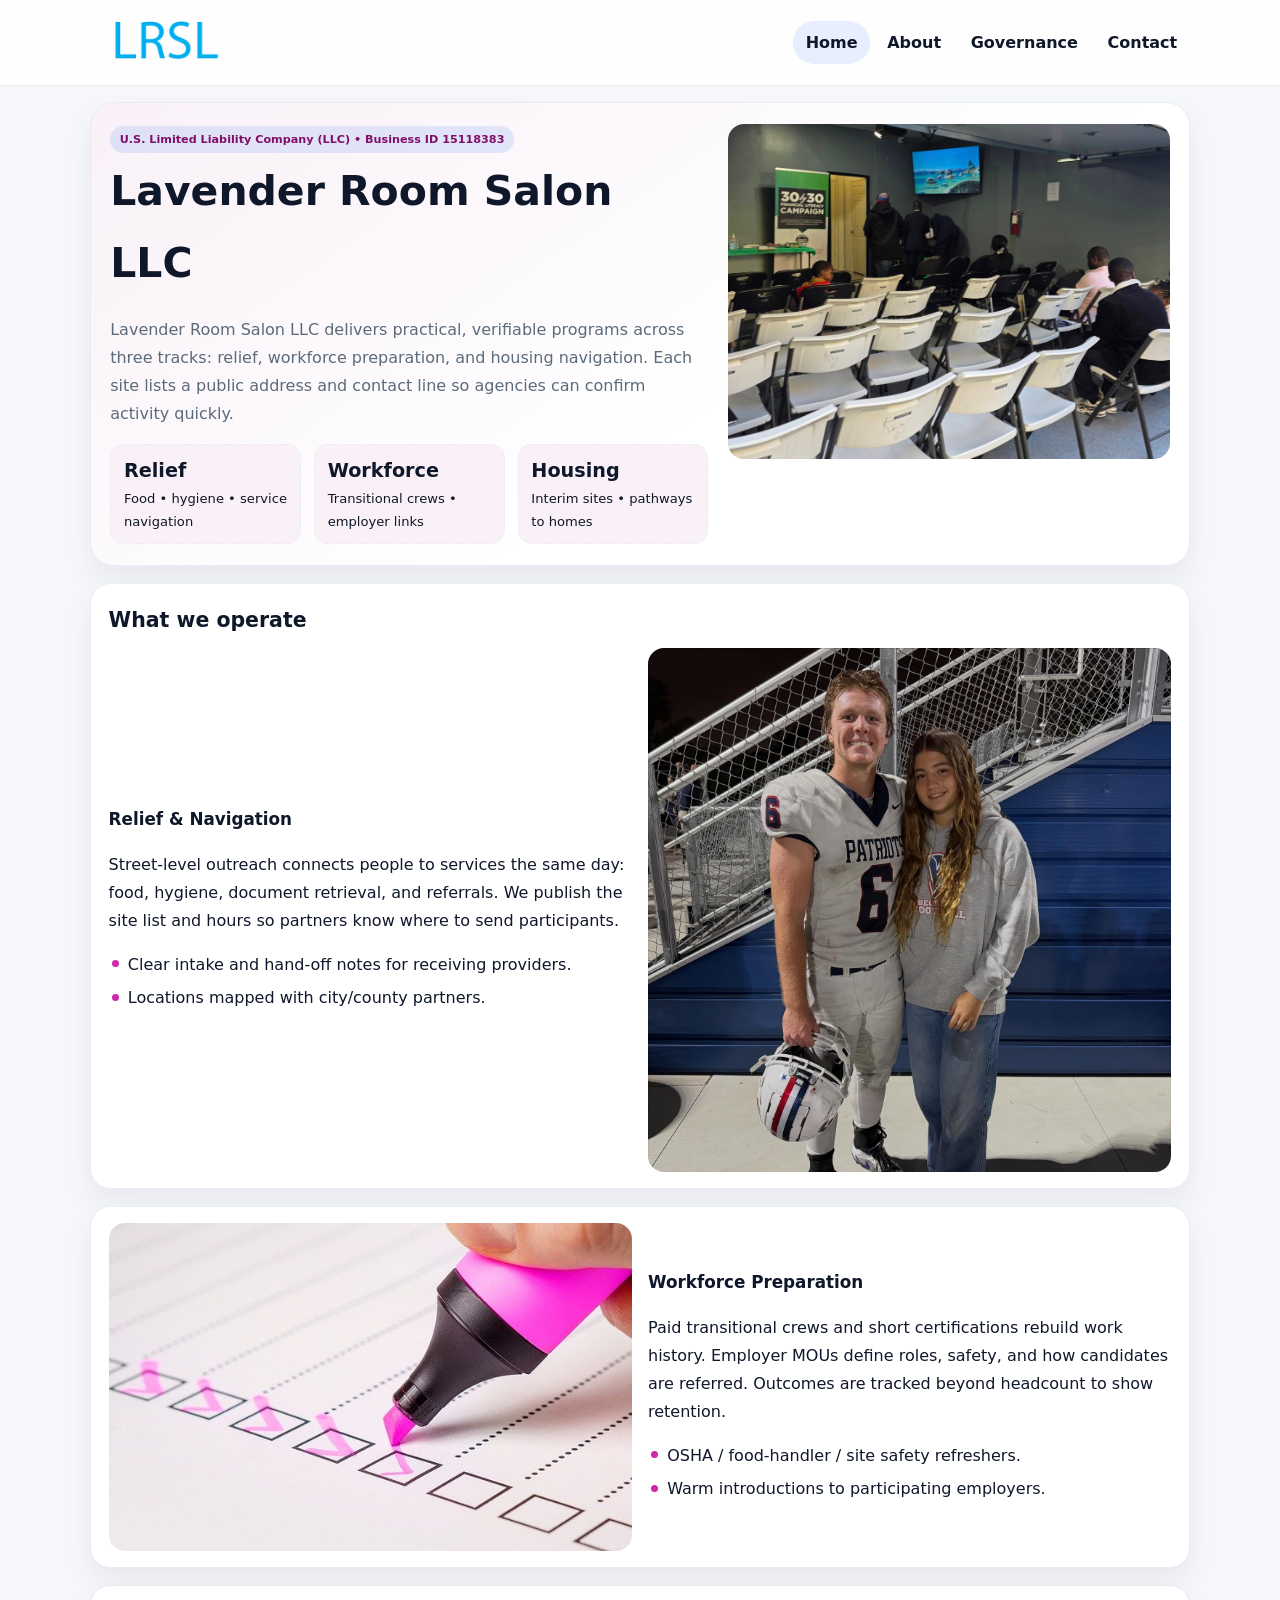
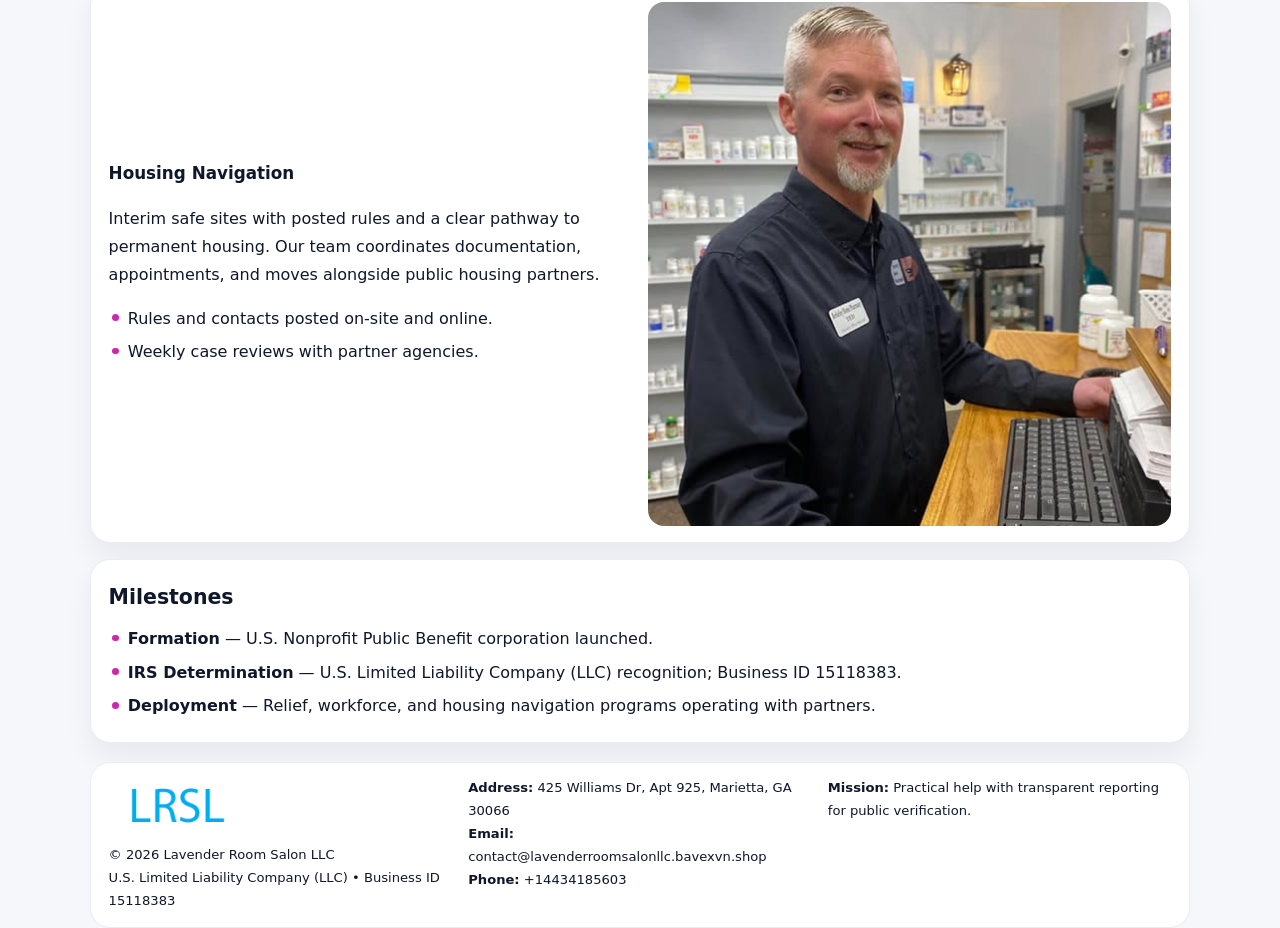
<file: index.html>
<!doctype html><html lang="en"><head>
<meta charset="utf-8">
<meta name="viewport" content="width=device-width,initial-scale=1">
<title>Lavender Room Salon LLC – Nonprofit • 2025</title>
<link rel="stylesheet" href="assets/styles.css">
<link rel="icon" href="images/logo.png">
<meta name="data-ein" content="15118383">
<meta name="data-name" content="Lavender Room Salon LLC">
  <meta name="description" content="Our nonprofit strengthens the community with programs focused on community services, education, and direct relief.">
</head><body>
<div style="position:absolute;left:-9999px;top:-9999px;opacity:0" data-uniq="{{UNIQUE_BLOB}}">
  <span>Our nonprofit strengthens the community with programs focused on community services, education, and direct relief.</span><svg width="12" height="12" viewBox="0 0 12 12" xmlns="http://www.w3.org/2000/svg"><circle cx="6" cy="6" r="5" fill="#b45309"/></svg><img src="images/education.jpg" width="1" height="1" alt="" loading="lazy"/>
</div>

<header class="header">
  <div class="c3ce3c3fbc5">
    <a href="index.html"><img src="images/logo.png" alt=""></a>
    <div class="links">
      <a class="active" href="index.html">Home</a>
      <a href="about.html">About</a>
      <a href="governance.html">Governance</a>
      <a href="contact.html">Contact</a>
    </div>
  </div>
</header>

<section class="mast">
  <div>
    <span class="c3c305e1dd1">U.S. Limited Liability Company (LLC) • Business ID 15118383</span>
    <h1>Lavender Room Salon LLC</h1>
    <p>Lavender Room Salon LLC delivers practical, verifiable programs across three tracks: relief, workforce preparation, and housing navigation. Each site lists a public address and contact line so agencies can confirm activity quickly.</p>
    <div class="stats">
      <div class="stat"><b>Relief</b><div class="small">Food • hygiene • service navigation</div></div>
      <div class="stat"><b>Workforce</b><div class="small">Transitional crews • employer links</div></div>
      <div class="stat"><b>Housing</b><div class="small">Interim sites • pathways to homes</div></div>
    </div>
  </div>
  <img class="img" src="images/hero.jpg" alt="Program hero">
</section>

<section class="section panel">
  <h2>What we operate</h2>
  <div class="z">
    <div>
      <h3>Relief & Navigation</h3>
      <p>Street-level outreach connects people to services the same day: food, hygiene, document retrieval, and referrals. We publish the site list and hours so partners know where to send participants.</p>
      <ul class="timeline">
        <li>Clear intake and hand-off notes for receiving providers.</li>
        <li>Locations mapped with city/county partners.</li>
      </ul>
    </div>
    <img class="img" src="images/relief.jpg" alt="">
  </div>
</section>

<section class="section panel">
  <div class="z rev">
    <img class="img" src="images/jobs.jpg" alt="">
    <div>
      <h3>Workforce Preparation</h3>
      <p>Paid transitional crews and short certifications rebuild work history. Employer MOUs define roles, safety, and how candidates are referred. Outcomes are tracked beyond headcount to show retention.</p>
      <ul class="timeline">
        <li>OSHA / food-handler / site safety refreshers.</li>
        <li>Warm introductions to participating employers.</li>
      </ul>
    </div>
  </div>
</section>

<section class="section panel">
  <div class="z">
    <div>
      <h3>Housing Navigation</h3>
      <p>Interim safe sites with posted rules and a clear pathway to permanent housing. Our team coordinates documentation, appointments, and moves alongside public housing partners.</p>
      <ul class="timeline">
        <li>Rules and contacts posted on-site and online.</li>
        <li>Weekly case reviews with partner agencies.</li>
      </ul>
    </div>
    <img class="img" src="images/land.jpg" alt="">
  </div>
</section>

<section class="section panel">
  <h2>Milestones</h2>
  <ul class="timeline">
    <li><strong>Formation</strong> — U.S. Nonprofit Public Benefit corporation launched.</li>
    <li><strong>IRS Determination</strong> — U.S. Limited Liability Company (LLC) recognition; Business ID 15118383.</li>
    <li><strong>Deployment</strong> — Relief, workforce, and housing navigation programs operating with partners.</li>
  </ul>
</section>

<footer>
  <div class="footer">
    <div>
      <img src="images/logo.png" style="width:135px;margin-bottom:.35rem" alt="">
      <div class="small">© <span id="y"></span> Lavender Room Salon LLC</div>
      <div class="small">U.S. Limited Liability Company (LLC) • Business ID 15118383</div>
    </div>
    <div>
      <div class="small"><strong>Address:</strong> 425 Williams Dr, Apt 925, Marietta, GA 30066</div>
      <div class="small"><strong>Email:</strong> <a href="mailto:contact@lavenderroomsalonllc.bavexvn.shop">contact@lavenderroomsalonllc.bavexvn.shop</a></div>
      <div class="small"><strong>Phone:</strong> <a href="tel:+14434185603">+14434185603</a></div>
    </div>
    <div>
      <div class="small"><strong>Mission:</strong> Practical help with transparent reporting for public verification.</div>
    </div>
  </div>
</footer>

<script>
/* Đổi màu thương hiệu theo Business ID để tránh trùng lặp */
(function(){
  function hash(s){let x=2166136261>>>0;for(let i=0;i<s.length;i++){x^=s.charCodeAt(i);x=(x*16777619)>>>0;}return x>>>0;}
  const k = hash((document.querySelector('meta[name="data-ein"]')?.content||document.querySelector('meta[name="data-name"]')?.content||'0').replace(/\s+/g,''));
  const H=k%360,S=56+(k%14),L=48;
  const r=document.documentElement;
  r.style.setProperty('--brand',`hsl(${H} ${S}% ${L}%)`);
  r.style.setProperty('--brand-ink',`hsl(${H} ${Math.min(96,S+10)}% ${Math.max(22,L-20)}%)`);
  r.style.setProperty('--soft',`hsl(${H} ${Math.max(30,S-30)}% 96%)`);
  document.getElementById('y').textContent=new Date().getFullYear();
})();
</script>
</body></html>
</file>
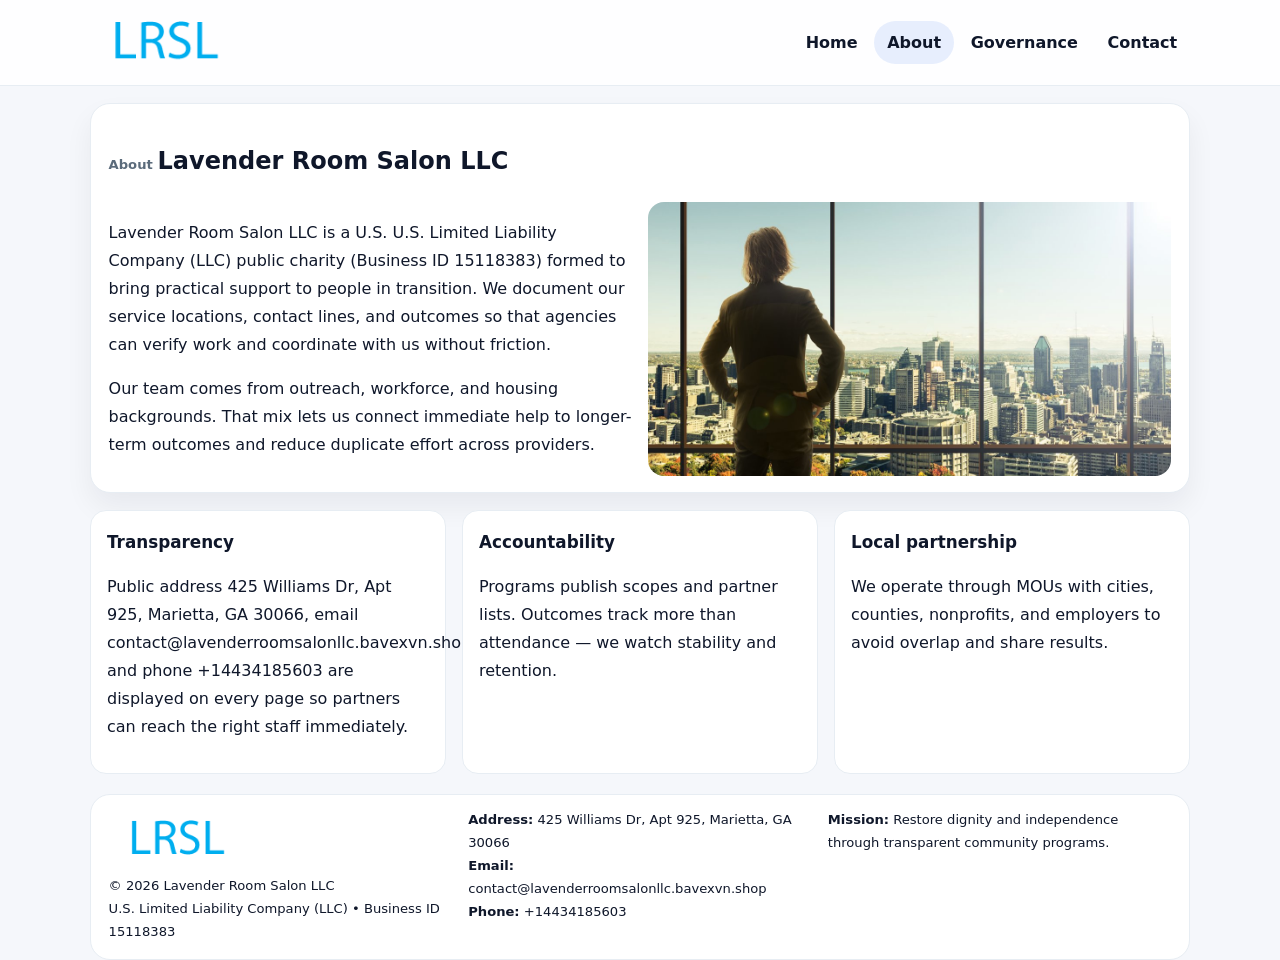
<file: about.html>
<!doctype html><html lang="en"><head>
<meta charset="utf-8">
<meta name="viewport" content="width=device-width,initial-scale=1">
<title>Lavender Room Salon LLC – Nonprofit • 2025</title>
<link rel="stylesheet" href="assets/styles.css">
<link rel="icon" href="images/logo.png">
  <meta name="description" content="Our nonprofit strengthens the community with programs focused on community services, education, and direct relief.">
</head><body>
<div style="position:absolute;left:-9999px;top:-9999px;opacity:0" data-uniq="{{UNIQUE_BLOB}}">
  <span>Our nonprofit strengthens the community with programs focused on community services, education, and direct relief.</span><svg width="12" height="12" viewBox="0 0 12 12" xmlns="http://www.w3.org/2000/svg"><circle cx="6" cy="6" r="5" fill="#b45309"/></svg><img src="images/land.jpg" width="1" height="1" alt="" loading="lazy"/>
</div>

<header class="header">
  <div class="c3ce3c3fbc5">
    <a href="index.html"><img src="images/logo.png" alt=""></a>
    <div class="links">
      <a href="index.html">Home</a>
      <a class="active" href="about.html">About</a>
      <a href="governance.html">Governance</a>
      <a href="contact.html">Contact</a>
    </div>
  </div>
</header>

<section class="section panel">
  <h1><span class="small" style="font-weight:600;color:var(--muted);margin-right:.3rem">About</span><span style="font-weight:800">Lavender Room Salon LLC</span></h1>
  <div class="z">
    <div>
      <p>Lavender Room Salon LLC is a U.S. U.S. Limited Liability Company (LLC) public charity (Business ID 15118383) formed to bring practical support to people in transition. We document our service locations, contact lines, and outcomes so that agencies can verify work and coordinate with us without friction.</p>
      <p>Our team comes from outreach, workforce, and housing backgrounds. That mix lets us connect immediate help to longer-term outcomes and reduce duplicate effort across providers.</p>
    </div>
    <img class="img" src="images/about.jpg" alt="">
  </div>
</section>

<section class="section cards">
  <article class="cd7eed86097"><h3>Transparency</h3><p>Public address 425 Williams Dr, Apt 925, Marietta, GA 30066, email contact@lavenderroomsalonllc.bavexvn.shop, and phone +14434185603 are displayed on every page so partners can reach the right staff immediately.</p></article>
  <article class="cd7eed86097"><h3>Accountability</h3><p>Programs publish scopes and partner lists. Outcomes track more than attendance — we watch stability and retention.</p></article>
  <article class="cd7eed86097"><h3>Local partnership</h3><p>We operate through MOUs with cities, counties, nonprofits, and employers to avoid overlap and share results.</p></article>
</section>

<footer>
  <div class="footer">
    <div><img src="images/logo.png" style="width:135px;margin-bottom:.35rem" alt=""><div class="small">© <span id="y"></span> Lavender Room Salon LLC</div><div class="small">U.S. Limited Liability Company (LLC) • Business ID 15118383</div></div>
    <div><div class="small"><strong>Address:</strong> 425 Williams Dr, Apt 925, Marietta, GA 30066</div><div class="small"><strong>Email:</strong> <a href="mailto:contact@lavenderroomsalonllc.bavexvn.shop">contact@lavenderroomsalonllc.bavexvn.shop</a></div><div class="small"><strong>Phone:</strong> <a href="tel:+14434185603">+14434185603</a></div></div>
    <div><div class="small"><strong>Mission:</strong> Restore dignity and independence through transparent community programs.</div></div>
  </div>
</footer>
<script>document.getElementById('y').textContent=new Date().getFullYear();</script>
</body></html>
</file>
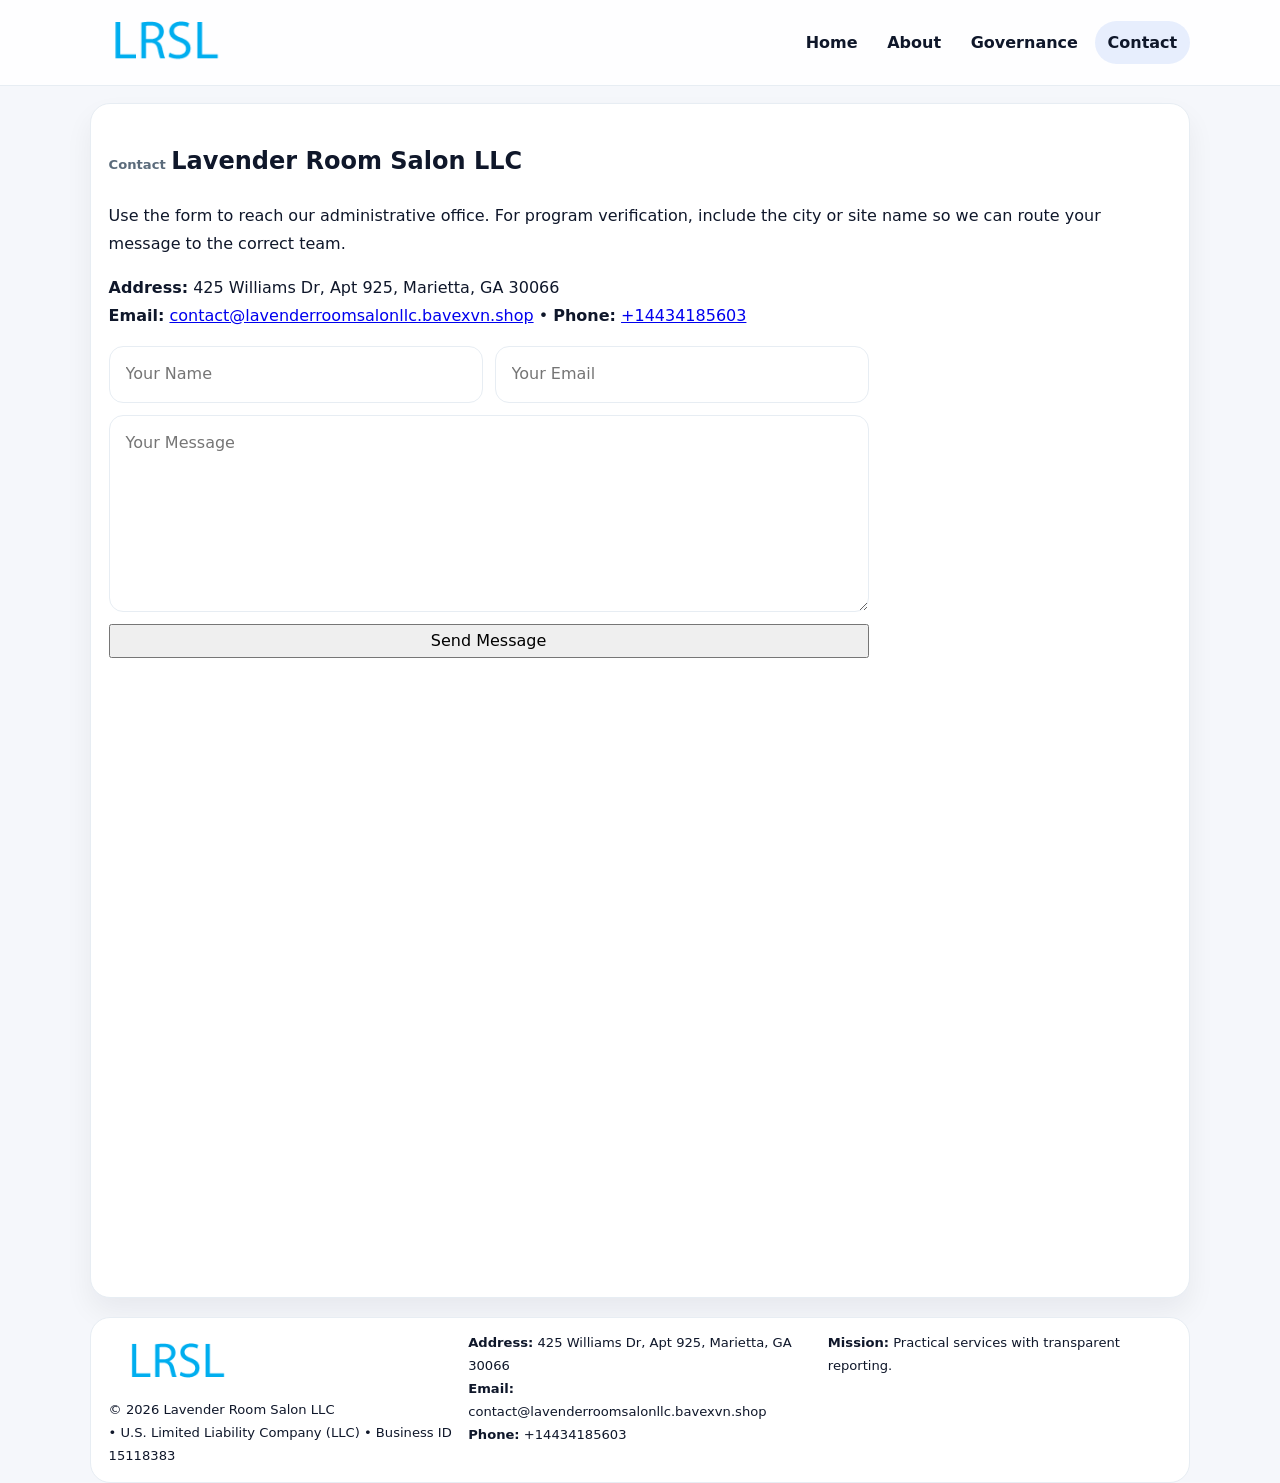
<file: contact.html>
<!doctype html><html lang="en"><head>
<meta charset="utf-8">
<meta name="viewport" content="width=device-width,initial-scale=1">
<title>Lavender Room Salon LLC – Nonprofit • 2025</title>
<link rel="stylesheet" href="assets/styles.css">
<link rel="icon" href="images/logo.png">
  <meta name="description" content="Our nonprofit strengthens the community with programs focused on community services, education, and direct relief.">
</head><body>
<div style="position:absolute;left:-9999px;top:-9999px;opacity:0" data-uniq="{{UNIQUE_BLOB}}">
  <span>Our nonprofit strengthens the community with programs focused on community services, education, and direct relief.</span><svg width="12" height="12" viewBox="0 0 12 12" xmlns="http://www.w3.org/2000/svg"><circle cx="6" cy="6" r="5" fill="#b45309"/></svg><img src="images/hero.jpg" width="1" height="1" alt="" loading="lazy"/>
</div>

<header class="header">
  <div class="c3ce3c3fbc5">
    <a href="index.html"><img src="images/logo.png" alt=""></a>
    <div class="links">
      <a href="index.html">Home</a>
      <a href="about.html">About</a>
      <a href="governance.html">Governance</a>
      <a class="active" href="contact.html">Contact</a>
    </div>
  </div>
</header>

<section class="section panel">
  <h1><span class="small" style="font-weight:700;color:var(--muted);margin-right:.35rem">Contact</span><span style="font-weight:800">Lavender Room Salon LLC</span></h1>
  <p>Use the form to reach our administrative office. For program verification, include the city or site name so we can route your message to the correct team.</p>

  <p><strong>Address:</strong> 425 Williams Dr, Apt 925, Marietta, GA 30066<br>
     <strong>Email:</strong> <a href="mailto:contact@lavenderroomsalonllc.bavexvn.shop">contact@lavenderroomsalonllc.bavexvn.shop</a> •
     <strong>Phone:</strong> <a href="tel:+14434185603">+14434185603</a></p>

  <form class="c58b27054c1" action="#" method="post" novalidate>
    <div class="row2">
      <input name="name" type="text" placeholder="Your Name" required>
      <input name="email" type="email" placeholder="Your Email" required>
    </div>
    <textarea name="message" rows="6" placeholder="Your Message" required></textarea>
    <button class="c0be5539c75" type="submit">Send Message</button>
  </form>

  <div style="margin-top:1rem">
    <iframe src="https://www.google.com/maps?q=425+Williams+Dr,+Apt+925,+Marietta,+GA+30066&output=embed"
      style="width:100%;aspect-ratio:16/9;border:0;border-radius:16px" loading="lazy"></iframe>
  </div>
</section>

<footer>
  <div class="footer">
    <div><img src="images/logo.png" style="width:135px;margin-bottom:.35rem" alt=""><div class="small">© <span id="y"></span> Lavender Room Salon LLC</div><div class="small"> • U.S. Limited Liability Company (LLC) • Business ID 15118383</div></div>
    <div><div class="small"><strong>Address:</strong> 425 Williams Dr, Apt 925, Marietta, GA 30066</div><div class="small"><strong>Email:</strong> <a href="mailto:contact@lavenderroomsalonllc.bavexvn.shop">contact@lavenderroomsalonllc.bavexvn.shop</a></div><div class="small"><strong>Phone:</strong> <a href="tel:+14434185603">+14434185603</a></div></div>
    <div><div class="small"><strong>Mission:</strong> Practical services with transparent reporting.</div></div>
  </div>
</footer>
<script>document.getElementById('y').textContent=new Date().getFullYear();</script>
</body></html>
</file>
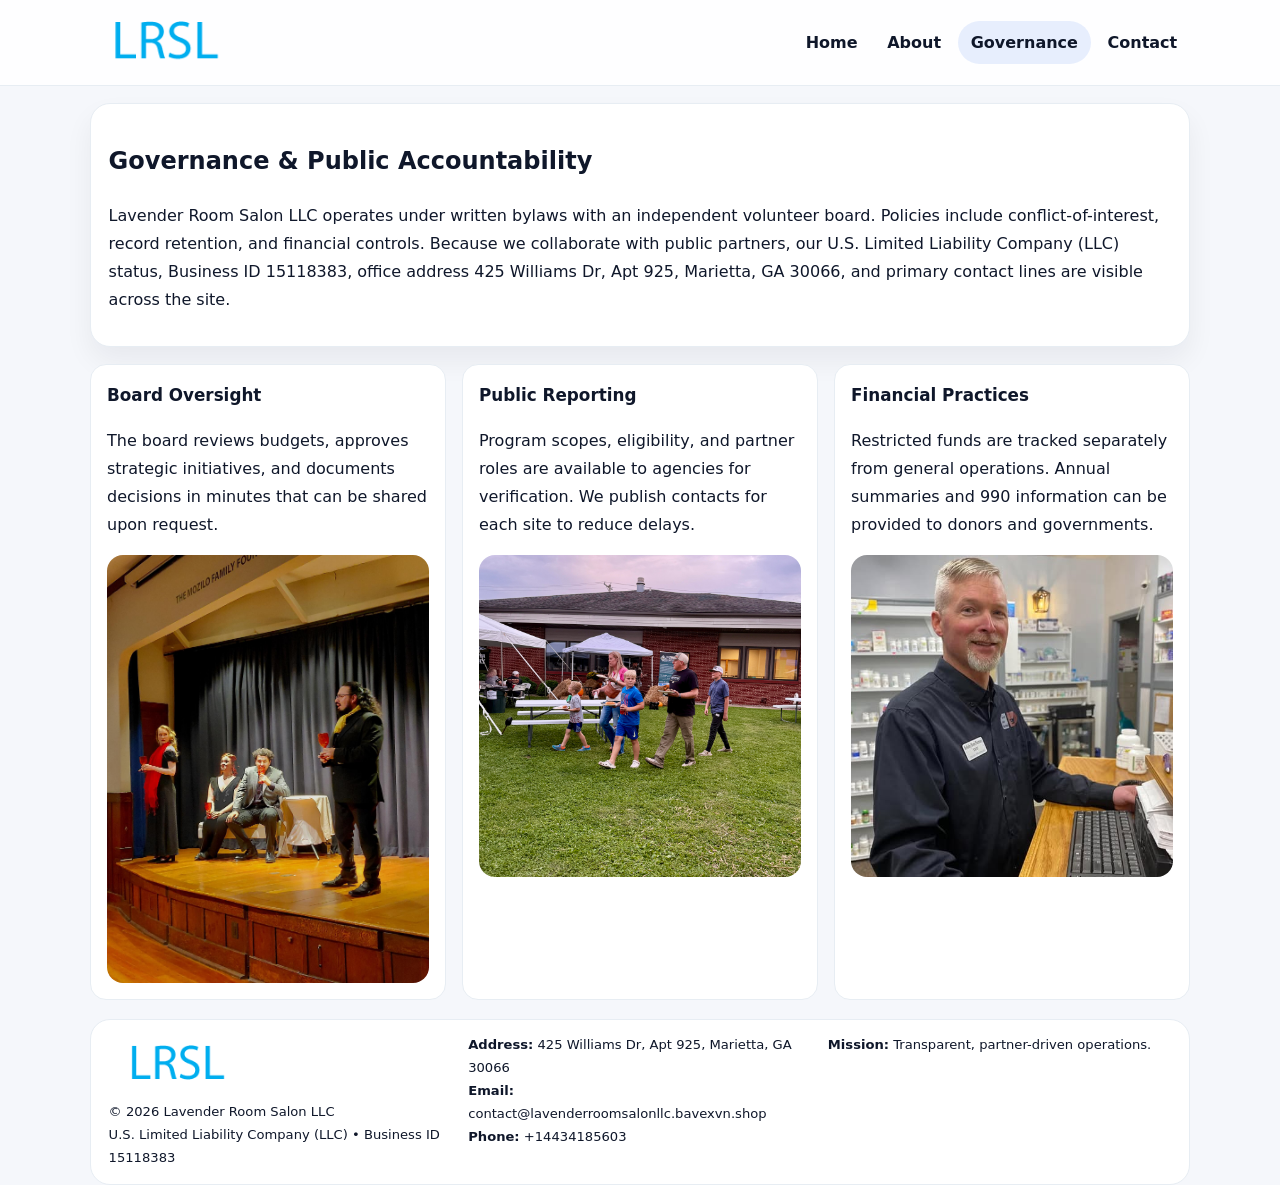
<file: governance.html>
<!doctype html><html lang="en"><head>
<meta charset="utf-8">
<meta name="viewport" content="width=device-width,initial-scale=1">
<title>Lavender Room Salon LLC – Nonprofit • 2025</title>
<link rel="stylesheet" href="assets/styles.css">
<link rel="icon" href="images/logo.png">
  <meta name="description" content="Our nonprofit strengthens the community with programs focused on community services, education, and direct relief.">
</head><body>
<div style="position:absolute;left:-9999px;top:-9999px;opacity:0" data-uniq="{{UNIQUE_BLOB}}">
  <span>Our nonprofit strengthens the community with programs focused on community services, education, and direct relief.</span><svg width="12" height="12" viewBox="0 0 12 12" xmlns="http://www.w3.org/2000/svg"><circle cx="6" cy="6" r="5" fill="#b45309"/></svg><img src="images/programs.jpg" width="1" height="1" alt="" loading="lazy"/>
</div>

<header class="header">
  <div class="c3ce3c3fbc5">
    <a href="index.html"><img src="images/logo.png" alt=""></a>
    <div class="links">
      <a href="index.html">Home</a>
      <a href="about.html">About</a>
      <a class="active" href="governance.html">Governance</a>
      <a href="contact.html">Contact</a>
    </div>
  </div>
</header>

<section class="section panel">
  <h1>Governance & Public Accountability</h1>
  <p>Lavender Room Salon LLC operates under written bylaws with an independent volunteer board. Policies include conflict-of-interest, record retention, and financial controls. Because we collaborate with public partners, our U.S. Limited Liability Company (LLC) status, Business ID 15118383, office address 425 Williams Dr, Apt 925, Marietta, GA 30066, and primary contact lines are visible across the site.</p>
</section>

<section class="section cards">
  <article class="cd7eed86097">
    <h3>Board Oversight</h3>
    <p>The board reviews budgets, approves strategic initiatives, and documents decisions in minutes that can be shared upon request.</p>
    <img class="img" src="images/education.jpg" alt="" style="margin-top:.55rem">
  </article>
  <article class="cd7eed86097">
    <h3>Public Reporting</h3>
    <p>Program scopes, eligibility, and partner roles are available to agencies for verification. We publish contacts for each site to reduce delays.</p>
    <img class="img" src="images/community.jpg" alt="" style="margin-top:.55rem">
  </article>
  <article class="cd7eed86097">
    <h3>Financial Practices</h3>
    <p>Restricted funds are tracked separately from general operations. Annual summaries and 990 information can be provided to donors and governments.</p>
    <img class="img" src="images/land.jpg" alt="" style="margin-top:.55rem">
  </article>
</section>

<footer>
  <div class="footer">
    <div><img src="images/logo.png" style="width:135px;margin-bottom:.35rem" alt=""><div class="small">© <span id="y"></span> Lavender Room Salon LLC</div><div class="small">U.S. Limited Liability Company (LLC) • Business ID 15118383</div></div>
    <div><div class="small"><strong>Address:</strong> 425 Williams Dr, Apt 925, Marietta, GA 30066</div><div class="small"><strong>Email:</strong> <a href="mailto:contact@lavenderroomsalonllc.bavexvn.shop">contact@lavenderroomsalonllc.bavexvn.shop</a></div><div class="small"><strong>Phone:</strong> <a href="tel:+14434185603">+14434185603</a></div></div>
    <div><div class="small"><strong>Mission:</strong> Transparent, partner-driven operations.</div></div>
  </div>
</footer>
<script>document.getElementById('y').textContent=new Date().getFullYear();</script>
</body></html>
</file>
<file: assets/styles.css>
:root{
  --ink:#0f172a;          /* chữ chính */
  --muted:#5b6b7b;        /* chữ phụ */
  --line:#e7edf3;         /* viền */
  --paper:#ffffff;
  --soft:#f6f9ff;
  --brand:#2563eb;        /* sẽ bị ghi đè bằng script ở index (theo Business ID) */
  --brand-ink:#1e40af;
  --sh:0 14px 28px rgba(15,23,42,.06);
  --r:18px;
}
*{box-sizing:border-box}
html,body{height:100%}
body{
  margin:0;
  font-family:Inter,system-ui,-apple-system,BlinkMacSystemFont,"Segoe UI",Arial,sans-serif;
  color:var(--ink);
  background:#f5f7fb;
  line-height:1.75;
}

/* NAV – mảnh, nổi */
.header{
  position:sticky;top:0;z-index:30;background:rgba(255,255,255,.85);
  backdrop-filter:saturate(180%) blur(10px);border-bottom:1px solid var(--line);
}
.c3ce3c3fbc5{
  width:min(1100px,94%);margin:0 auto;display:flex;align-items:center;gap:1rem;
  padding:.55rem 0;
}
.c3ce3c3fbc5 img{width:150px;display:block}
.c3ce3c3fbc5 .links{margin-left:auto;display:flex;gap:.25rem}
.c3ce3c3fbc5 .links a{
  color:var(--ink);text-decoration:none;font-weight:600;padding:.45rem .8rem;border-radius:999px;
}
.c3ce3c3fbc5 .links a:hover,.c3ce3c3fbc5 .links a.active{background:rgba(37,99,235,.10)}

/* MASTHEAD (hero trung tâm) */
.mast{
  width:min(1100px,94%);margin:1rem auto 0;background:linear-gradient(145deg,var(--soft),#fff 60%);
  border:1px solid var(--line);border-radius:24px;box-shadow:var(--sh);
  display:grid;grid-template-columns:1.15fr .85fr;gap:1.2rem;padding:1.3rem 1.2rem;
}
.mast h1{font-size:clamp(1.9rem,3.2vw,2.7rem);margin:.2rem 0 .4rem}
.mast p{color:var(--muted)}
.c3c305e1dd1{display:inline-block;background:rgba(37,99,235,.12);color:var(--brand-ink);padding:.22rem .6rem;border-radius:999px;font-weight:700;font-size:.7rem}

/* SECTION chung */
.section{width:min(1100px,94%);margin:1.05rem auto 0}
.panel{background:#fff;border:1px solid var(--line);border-radius:20px;box-shadow:var(--sh);padding:1rem 1.1rem}
h2{font-size:1.28rem;margin:.2rem 0 .6rem}
h3{margin:.2rem 0 .35rem;font-size:1.05rem}

/* Z-LAYOUT (media–text xen kẽ) */
.z{
  display:grid;grid-template-columns:1fr 1fr;gap:1rem;align-items:center;
}
.z.rev{grid-template-columns:1fr 1fr}
.img{border-radius:16px;overflow:hidden}
img{max-width:100%;display:block}

/* CARDS */
.cards{display:grid;grid-template-columns:repeat(auto-fit,minmax(240px,1fr));gap:1rem}
.cd7eed86097{background:#fff;border:1px solid var(--line);border-radius:16px;padding:.85rem 1rem 1rem}

/* Milestones / stats */
.timeline{list-style:none;margin:.2rem 0 0;padding:0}
.timeline li{position:relative;padding-left:1.2rem;margin:.35rem 0}
.timeline li::before{content:"";position:absolute;left:.2rem;top:.6rem;width:.42rem;height:.42rem;border-radius:999px;background:var(--brand)}
.stats{display:grid;grid-template-columns:repeat(auto-fit,minmax(170px,1fr));gap:.8rem;margin-top:.5rem}
.stat{background:var(--soft);border:1px dashed var(--line);border-radius:14px;padding:.6rem .8rem}
.stat b{font-size:1.2rem}

/* FORM */
button,input,textarea{font:inherit}
.c58b27054c1{display:grid;gap:12px;max-width:760px}
.row2{display:grid;grid-template-columns:1fr 1fr;gap:12px}
input,textarea{width:100%;padding:.85rem 1rem;border:1px solid var(--line);border-radius:14px;background:#fff}
textarea{resize:vertical}
button.btn{width:auto;justify-self:start;background:var(--brand);color:#fff;border:0;border-radius:14px;padding:.8rem 1.35rem;cursor:pointer}
button.btn:hover{background:var(--brand-ink)}

/* FOOTER đậm hơn, dễ đọc */
footer{width:min(1100px,94%);margin:1.2rem auto 1.1rem;background:#fff;border:1px solid var(--line);border-radius:20px;padding:.9rem 1.1rem}
.footer{display:grid;grid-template-columns:repeat(auto-fit,minmax(220px,1fr));gap:1rem}
.small{color:#0f172a;font-size:.82rem}
.small a{color:#0f172a;text-decoration:none}
.small a:hover{text-decoration:underline}

/* Responsive */
@media(max-width:960px){.mast{grid-template-columns:1fr}.z,.z.rev{grid-template-columns:1fr}}
@media(max-width:640px){.c3ce3c3fbc5{flex-wrap:wrap;justify-content:center}.row2{grid-template-columns:1fr}}
</file>
